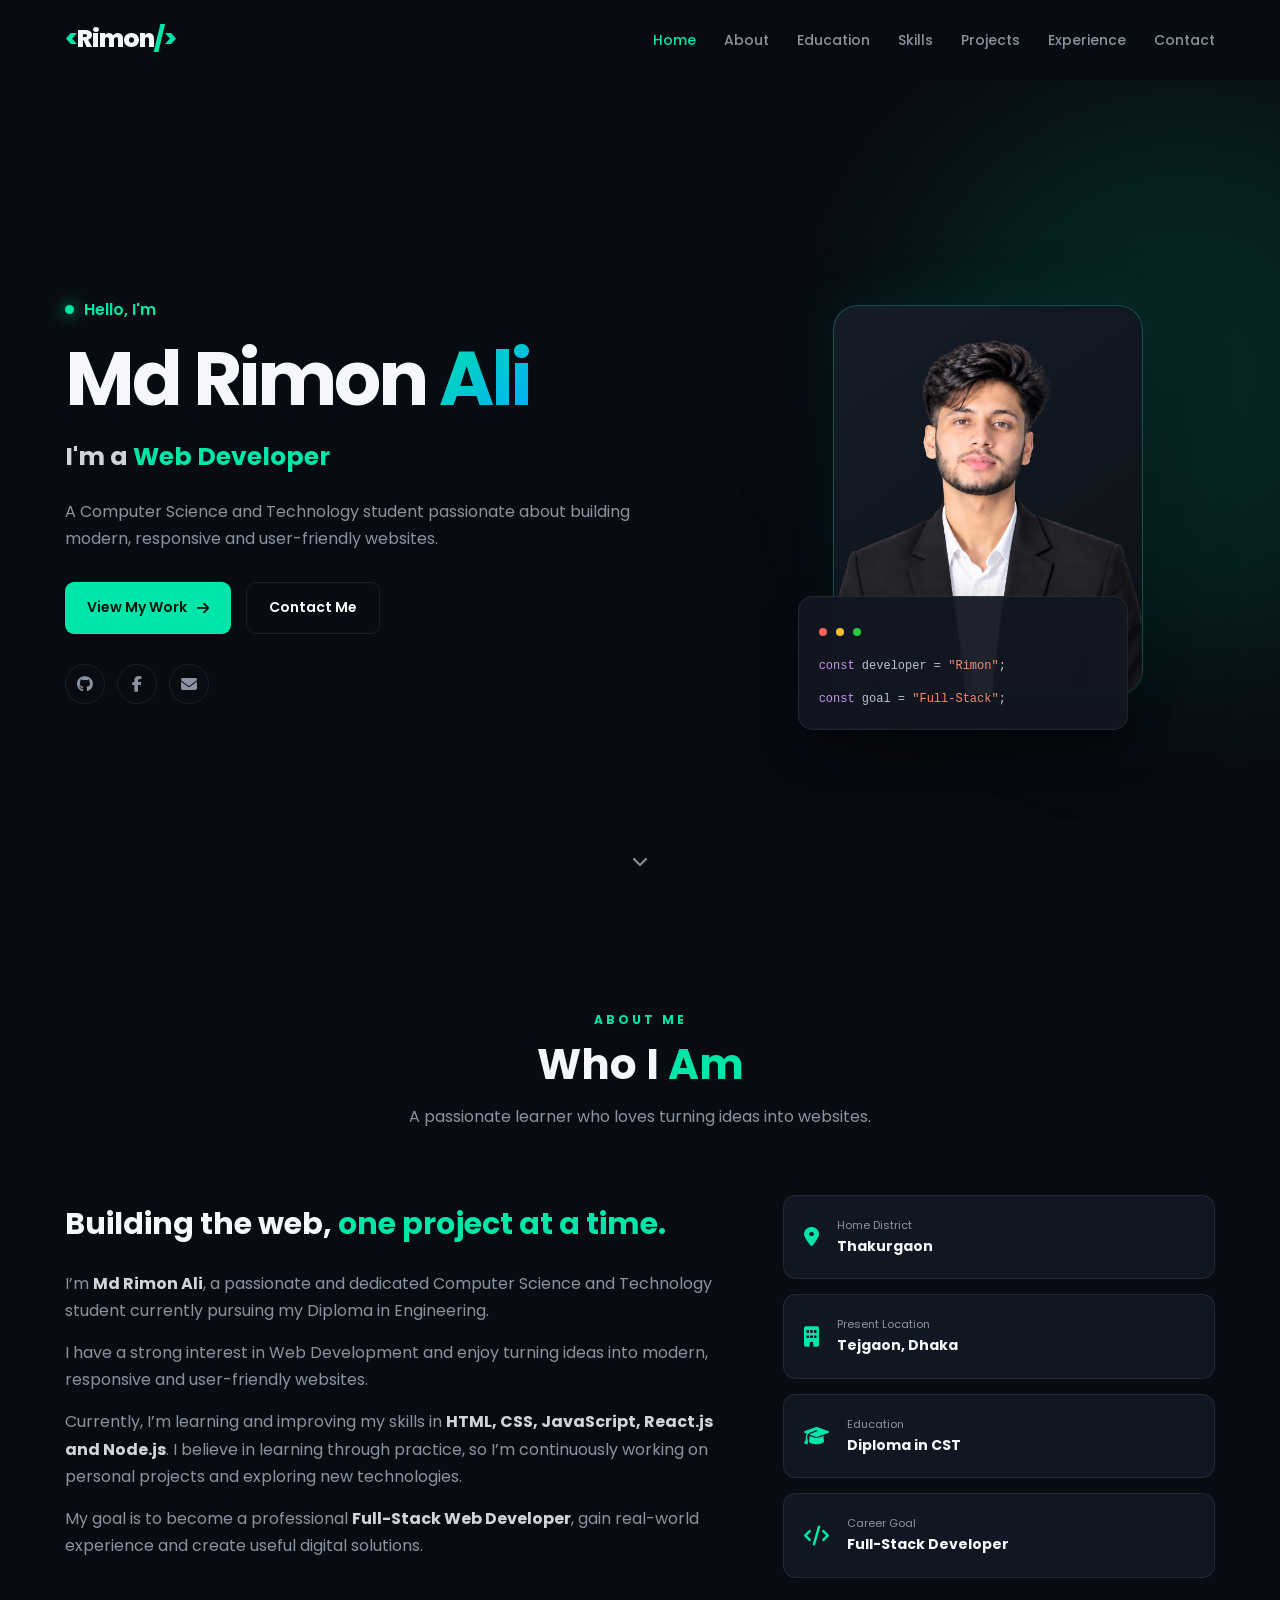
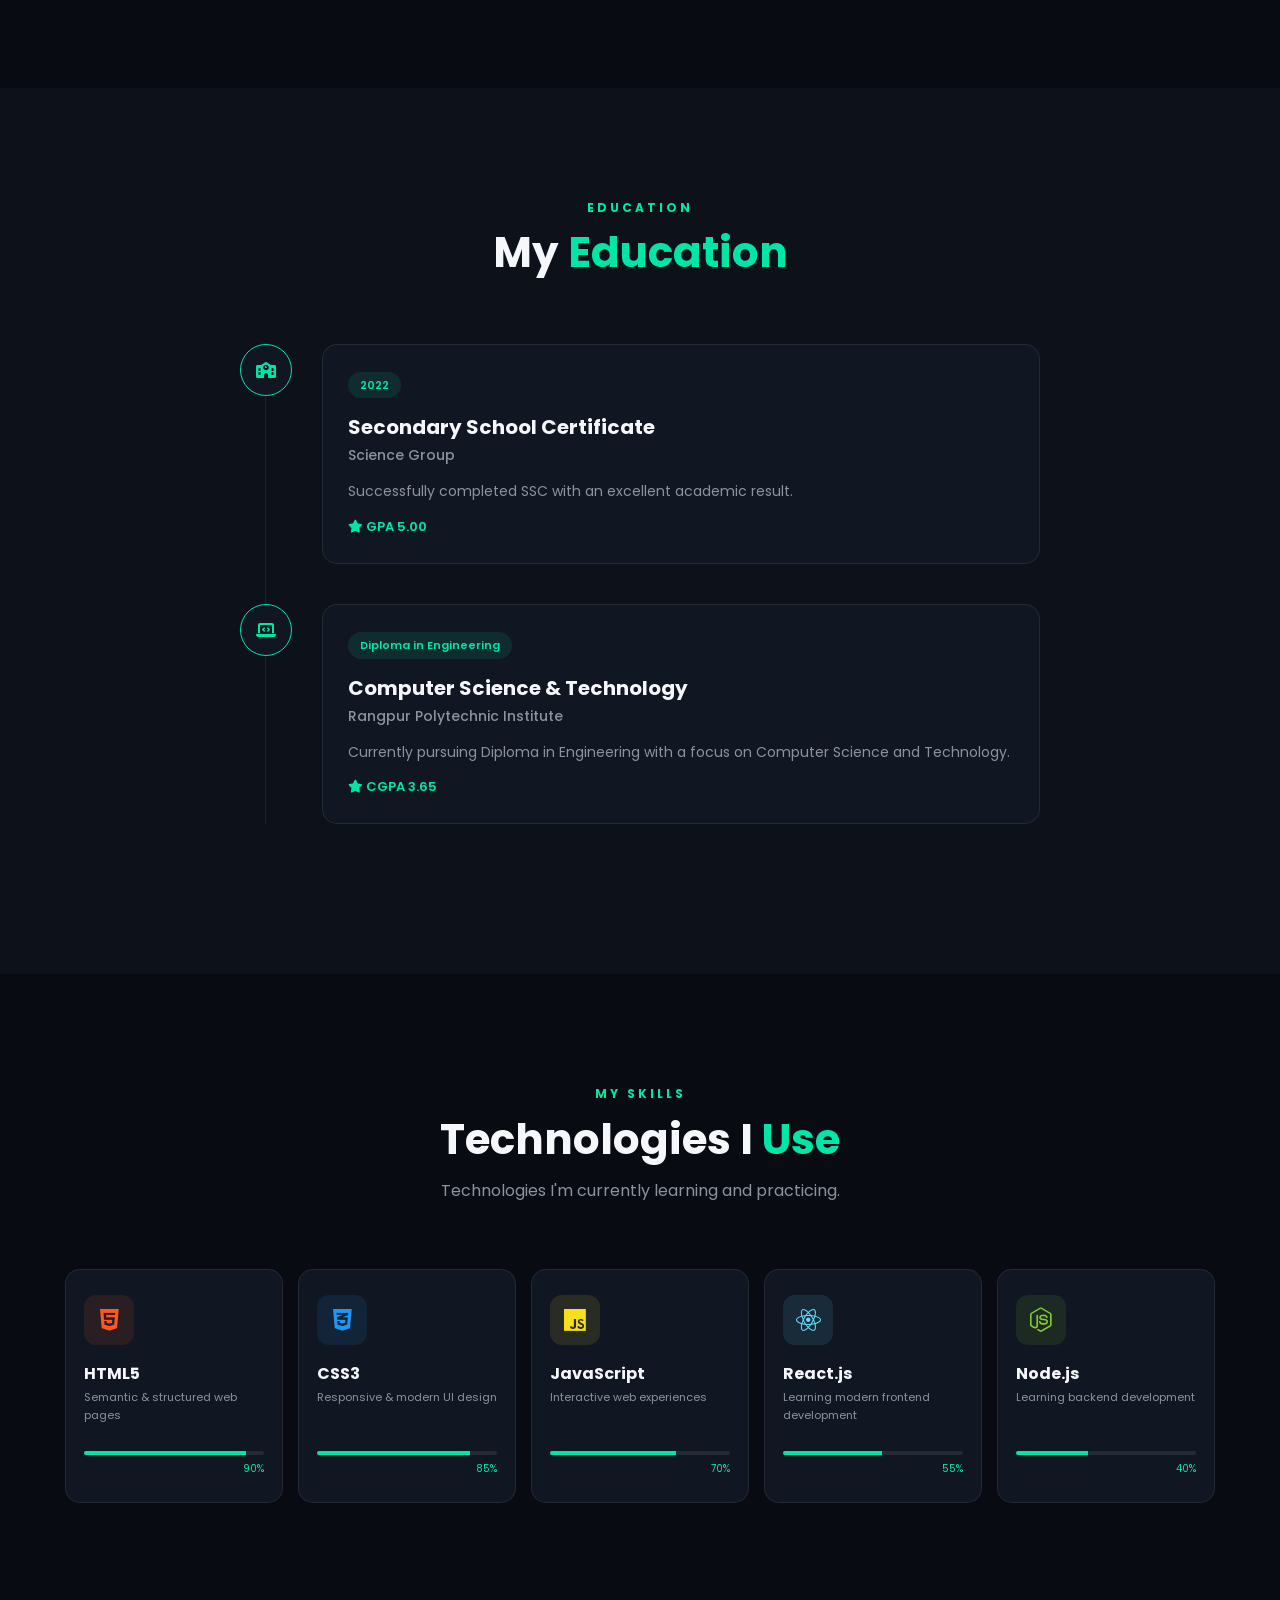
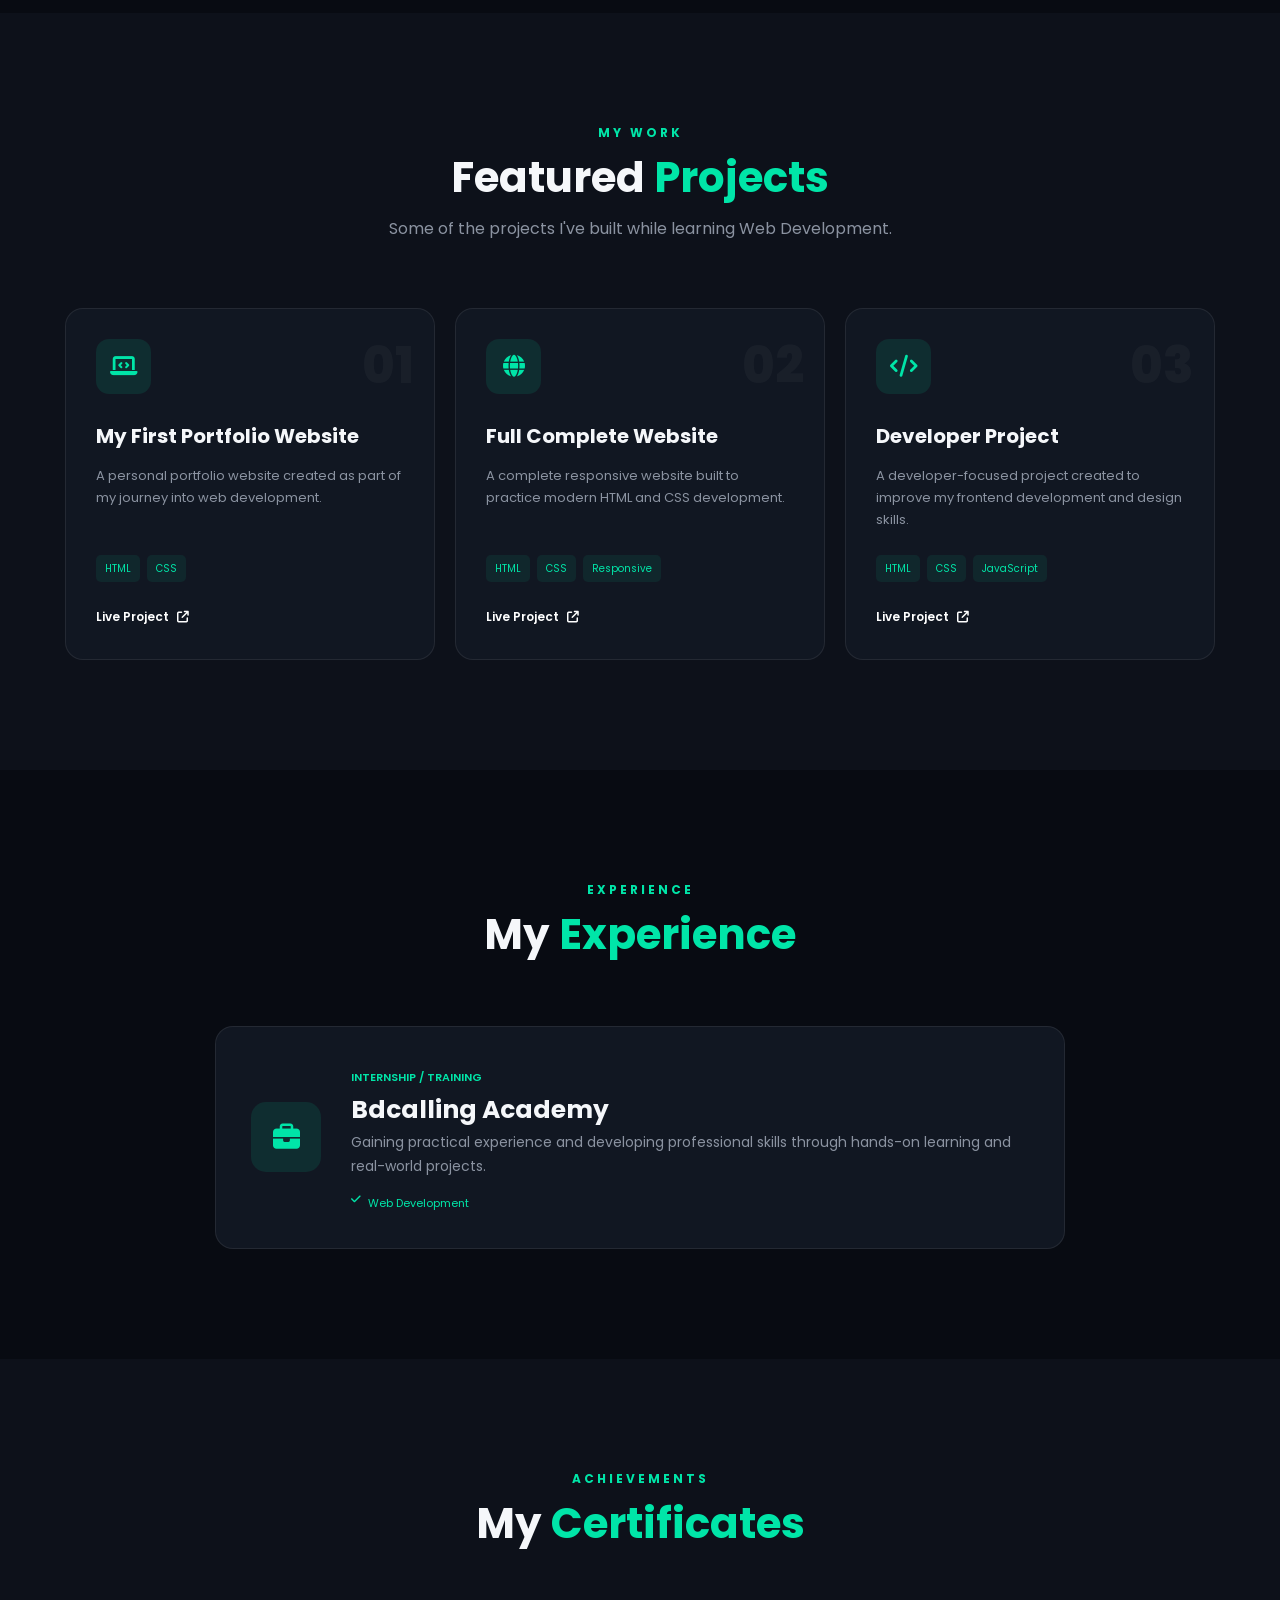
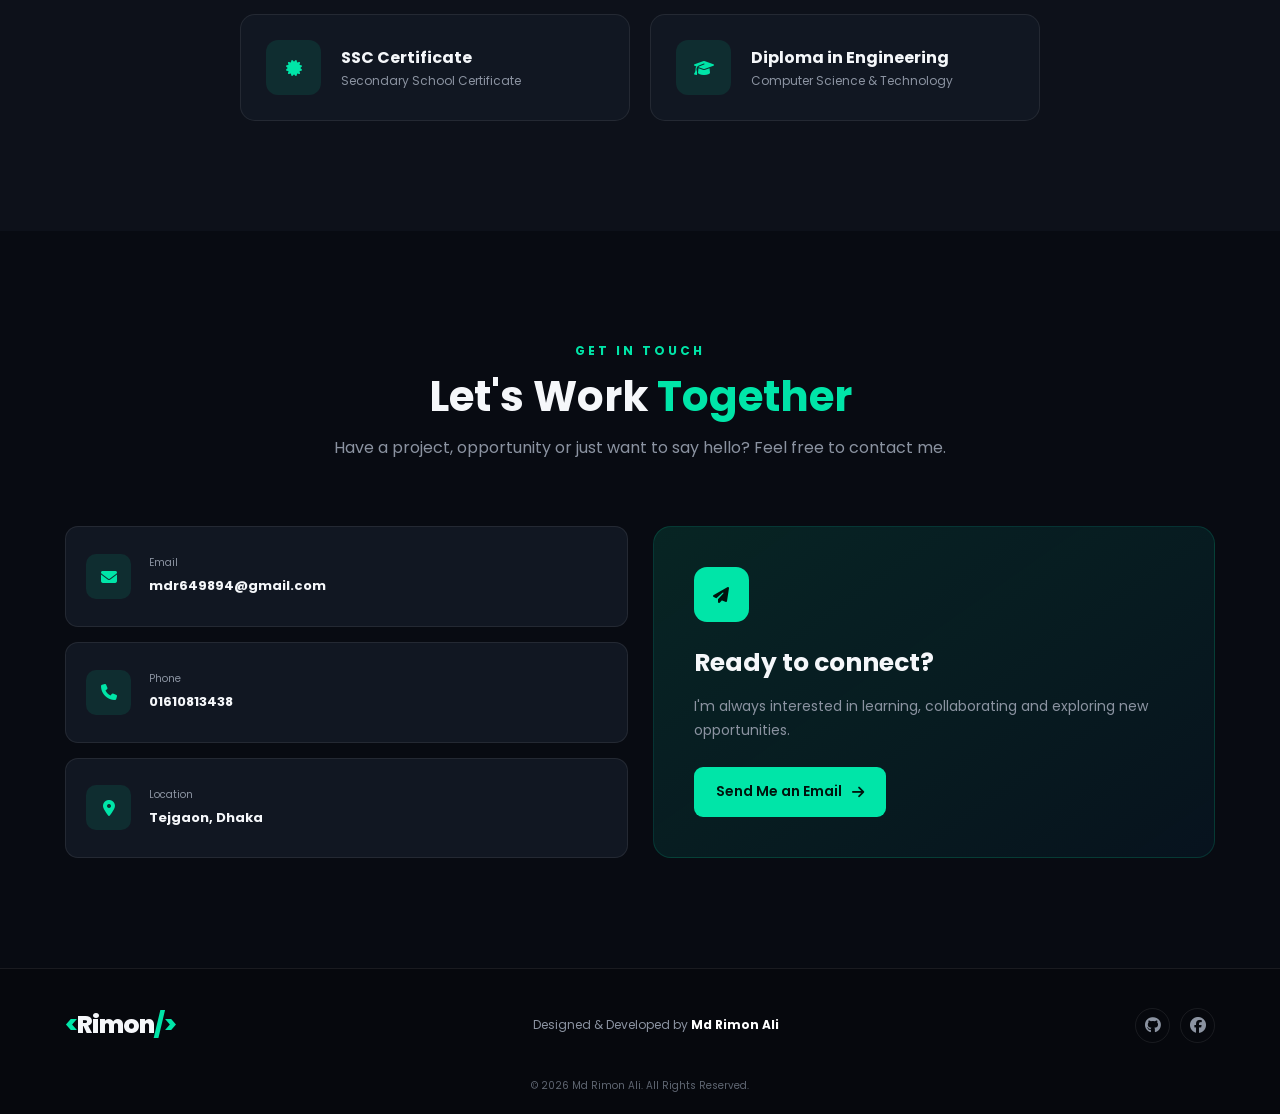
<file: index.html>
<!DOCTYPE html>
<html lang="en">
<head>
    <meta charset="UTF-8">
    <meta name="viewport" content="width=device-width, initial-scale=1.0">

    <title>Md Rimon Ali | Web Developer</title>

    <meta name="description"
        content="Md Rimon Ali - Computer Science and Technology student and aspiring Full-Stack Web Developer.">

    <link rel="stylesheet" href="style.css">

    <!-- Google Font -->
    <link rel="preconnect" href="https://fonts.googleapis.com">
    <link rel="preconnect" href="https://fonts.gstatic.com" crossorigin>
    <link href="https://fonts.googleapis.com/css2?family=Inter:wght@400;500;600;700;800&family=Poppins:wght@400;500;600;700;800&display=swap"
        rel="stylesheet">

    <!-- Icons -->
    <link rel="stylesheet"
        href="https://cdnjs.cloudflare.com/ajax/libs/font-awesome/6.5.2/css/all.min.css">
</head>

<body>

    <!-- ================= HEADER ================= -->
    <header class="header">
        <nav class="navbar container">

            <a href="#home" class="logo">
                <span>&lt;</span>Rimon<span>/&gt;</span>
            </a>

            <ul class="nav-menu">
                <li><a href="#home" class="nav-link active">Home</a></li>
                <li><a href="#about" class="nav-link">About</a></li>
                <li><a href="#education" class="nav-link">Education</a></li>
                <li><a href="#skills" class="nav-link">Skills</a></li>
                <li><a href="#projects" class="nav-link">Projects</a></li>
                <li><a href="#experience" class="nav-link">Experience</a></li>
                <li><a href="#contact" class="nav-link">Contact</a></li>
            </ul>

            <button class="menu-btn" id="menuBtn">
                <i class="fa-solid fa-bars"></i>
            </button>

        </nav>
    </header>


    <!-- ================= HERO ================= -->
    <section class="hero" id="home">

        <div class="hero-bg"></div>

        <div class="container hero-content">

            <div class="hero-text reveal">

                <p class="small-title">
                    <span class="green-dot"></span>
                    Hello, I'm
                </p>

                <h1>
                    Md Rimon <span>Ali</span>
                </h1>

                <h2>
                    I'm a <span id="typing"></span>
                </h2>

                <p class="hero-description">
                    A Computer Science and Technology student passionate about
                    building modern, responsive and user-friendly websites.
                </p>

                <div class="hero-buttons">

                    <a href="#projects" class="btn primary-btn">
                        View My Work
                        <i class="fa-solid fa-arrow-right"></i>
                    </a>

                    <a href="#contact" class="btn secondary-btn">
                        Contact Me
                    </a>

                </div>

                <div class="social-links">

                    <a href="https://github.com/rimon389"
                        target="_blank">
                        <i class="fa-brands fa-github"></i>
                    </a>

                    <a href="https://www.facebook.com/profile.php?id=61575387052847"
                        target="_blank">
                        <i class="fa-brands fa-facebook-f"></i>
                    </a>

                    <a href="mailto:mdr649894@gmail.com">
                        <i class="fa-solid fa-envelope"></i>
                    </a>

                </div>

            </div>


            <div class="hero-image reveal">

                <div class="image-glow"></div>

                <div class="profile-card">

                    <div class="profile-image">
                        <img src="profile.png"
                            alt="Md Rimon Ali"
                            onerror="this.style.display='none'; this.parentElement.classList.add('no-image');">
                        
                        <div class="image-placeholder">
                            <i class="fa-solid fa-user"></i>
                        </div>
                    </div>

                    <div class="code-card">

                        <span class="code-dot red"></span>
                        <span class="code-dot yellow"></span>
                        <span class="code-dot green"></span>

                        <p>
                            <span class="purple">const</span>
                            developer =
                            <span class="orange">"Rimon"</span>;
                        </p>

                        <p>
                            <span class="purple">const</span>
                            goal =
                            <span class="orange">"Full-Stack"</span>;
                        </p>

                    </div>

                </div>

            </div>

        </div>

        <div class="scroll-down">
            <a href="#about">
                <i class="fa-solid fa-chevron-down"></i>
            </a>
        </div>

    </section>


    <!-- ================= ABOUT ================= -->
    <section class="section" id="about">

        <div class="container">

            <div class="section-heading reveal">
                <p class="section-tag">ABOUT ME</p>
                <h2>Who I <span>Am</span></h2>
                <p>
                    A passionate learner who loves turning ideas into websites.
                </p>
            </div>

            <div class="about-grid">

                <div class="about-text reveal">

                    <h3>
                        Building the web,
                        <span>one project at a time.</span>
                    </h3>

                    <p>
                        I’m <strong>Md Rimon Ali</strong>, a passionate and
                        dedicated Computer Science and Technology student
                        currently pursuing my Diploma in Engineering.
                    </p>

                    <p>
                        I have a strong interest in Web Development and enjoy
                        turning ideas into modern, responsive and user-friendly
                        websites.
                    </p>

                    <p>
                        Currently, I’m learning and improving my skills in
                        <strong>HTML, CSS, JavaScript, React.js and Node.js</strong>.
                        I believe in learning through practice, so I’m
                        continuously working on personal projects and exploring
                        new technologies.
                    </p>

                    <p>
                        My goal is to become a professional
                        <strong>Full-Stack Web Developer</strong>, gain real-world
                        experience and create useful digital solutions.
                    </p>

                </div>


                <div class="about-info reveal">

                    <div class="info-box">
                        <i class="fa-solid fa-location-dot"></i>
                        <div>
                            <small>Home District</small>
                            <strong>Thakurgaon</strong>
                        </div>
                    </div>

                    <div class="info-box">
                        <i class="fa-solid fa-building"></i>
                        <div>
                            <small>Present Location</small>
                            <strong>Tejgaon, Dhaka</strong>
                        </div>
                    </div>

                    <div class="info-box">
                        <i class="fa-solid fa-graduation-cap"></i>
                        <div>
                            <small>Education</small>
                            <strong>Diploma in CST</strong>
                        </div>
                    </div>

                    <div class="info-box">
                        <i class="fa-solid fa-code"></i>
                        <div>
                            <small>Career Goal</small>
                            <strong>Full-Stack Developer</strong>
                        </div>
                    </div>

                </div>

            </div>

        </div>

    </section>


    <!-- ================= EDUCATION ================= -->
    <section class="section dark-section" id="education">

        <div class="container">

            <div class="section-heading reveal">
                <p class="section-tag">EDUCATION</p>
                <h2>My <span>Education</span></h2>
            </div>


            <div class="timeline">

                <div class="timeline-item reveal">

                    <div class="timeline-icon">
                        <i class="fa-solid fa-school"></i>
                    </div>

                    <div class="timeline-content">

                        <span class="year">2022</span>

                        <h3>Secondary School Certificate</h3>

                        <h4>Science Group</h4>

                        <p>
                            Successfully completed SSC with an excellent
                            academic result.
                        </p>

                        <div class="result">
                            <i class="fa-solid fa-star"></i>
                            GPA 5.00
                        </div>

                    </div>

                </div>


                <div class="timeline-item reveal">

                    <div class="timeline-icon">
                        <i class="fa-solid fa-laptop-code"></i>
                    </div>

                    <div class="timeline-content">

                        <span class="year">Diploma in Engineering</span>

                        <h3>Computer Science & Technology</h3>

                        <h4>Rangpur Polytechnic Institute</h4>

                        <p>
                            Currently pursuing Diploma in Engineering with a
                            focus on Computer Science and Technology.
                        </p>

                        <div class="result">
                            <i class="fa-solid fa-star"></i>
                            CGPA 3.65
                        </div>

                    </div>

                </div>

            </div>

        </div>

    </section>


    <!-- ================= SKILLS ================= -->
    <section class="section" id="skills">

        <div class="container">

            <div class="section-heading reveal">
                <p class="section-tag">MY SKILLS</p>
                <h2>Technologies I <span>Use</span></h2>
                <p>
                    Technologies I'm currently learning and practicing.
                </p>
            </div>


            <div class="skills-grid">

                <div class="skill-card reveal">
                    <div class="skill-icon html">
                        <i class="fa-brands fa-html5"></i>
                    </div>
                    <h3>HTML5</h3>
                    <p>Semantic & structured web pages</p>
                    <div class="skill-line">
                        <span style="width: 90%"></span>
                    </div>
                    <small>90%</small>
                </div>


                <div class="skill-card reveal">
                    <div class="skill-icon css">
                        <i class="fa-brands fa-css3-alt"></i>
                    </div>
                    <h3>CSS3</h3>
                    <p>Responsive & modern UI design</p>
                    <div class="skill-line">
                        <span style="width: 85%"></span>
                    </div>
                    <small>85%</small>
                </div>


                <div class="skill-card reveal">
                    <div class="skill-icon js">
                        <i class="fa-brands fa-js"></i>
                    </div>
                    <h3>JavaScript</h3>
                    <p>Interactive web experiences</p>
                    <div class="skill-line">
                        <span style="width: 70%"></span>
                    </div>
                    <small>70%</small>
                </div>


                <div class="skill-card reveal">
                    <div class="skill-icon react">
                        <i class="fa-brands fa-react"></i>
                    </div>
                    <h3>React.js</h3>
                    <p>Learning modern frontend development</p>
                    <div class="skill-line">
                        <span style="width: 55%"></span>
                    </div>
                    <small>55%</small>
                </div>


                <div class="skill-card reveal">
                    <div class="skill-icon node">
                        <i class="fa-brands fa-node-js"></i>
                    </div>
                    <h3>Node.js</h3>
                    <p>Learning backend development</p>
                    <div class="skill-line">
                        <span style="width: 40%"></span>
                    </div>
                    <small>40%</small>
                </div>

            </div>

        </div>

    </section>


    <!-- ================= PROJECTS ================= -->
    <section class="section dark-section" id="projects">

        <div class="container">

            <div class="section-heading reveal">
                <p class="section-tag">MY WORK</p>
                <h2>Featured <span>Projects</span></h2>
                <p>
                    Some of the projects I've built while learning Web Development.
                </p>
            </div>


            <div class="projects-grid">


                <article class="project-card reveal">

                    <div class="project-number">01</div>

                    <div class="project-icon">
                        <i class="fa-solid fa-laptop-code"></i>
                    </div>

                    <div class="project-content">

                        <h3>My First Portfolio Website</h3>

                        <p>
                            A personal portfolio website created as part of my
                            journey into web development.
                        </p>

                        <div class="tech-tags">
                            <span>HTML</span>
                            <span>CSS</span>
                        </div>

                        <a href="https://rimon389.github.io/my-first-protfolio-website/"
                            target="_blank"
                            class="project-link">
                            Live Project
                            <i class="fa-solid fa-arrow-up-right-from-square"></i>
                        </a>

                    </div>

                </article>


                <article class="project-card reveal">

                    <div class="project-number">02</div>

                    <div class="project-icon">
                        <i class="fa-solid fa-globe"></i>
                    </div>

                    <div class="project-content">

                        <h3>Full Complete Website</h3>

                        <p>
                            A complete responsive website built to practice
                            modern HTML and CSS development.
                        </p>

                        <div class="tech-tags">
                            <span>HTML</span>
                            <span>CSS</span>
                            <span>Responsive</span>
                        </div>

                        <a href="https://rimon389.github.io/my-first-full-complete-website/"
                            target="_blank"
                            class="project-link">
                            Live Project
                            <i class="fa-solid fa-arrow-up-right-from-square"></i>
                        </a>

                    </div>

                </article>


                <article class="project-card reveal">

                    <div class="project-number">03</div>

                    <div class="project-icon">
                        <i class="fa-solid fa-code"></i>
                    </div>

                    <div class="project-content">

                        <h3>Developer Project</h3>

                        <p>
                            A developer-focused project created to improve my
                            frontend development and design skills.
                        </p>

                        <div class="tech-tags">
                            <span>HTML</span>
                            <span>CSS</span>
                            <span>JavaScript</span>
                        </div>

                        <a href="https://rimon389.github.io/devloper-project/"
                            target="_blank"
                            class="project-link">
                            Live Project
                            <i class="fa-solid fa-arrow-up-right-from-square"></i>
                        </a>

                    </div>

                </article>

            </div>

        </div>

    </section>


    <!-- ================= EXPERIENCE ================= -->
    <section class="section" id="experience">

        <div class="container">

            <div class="section-heading reveal">
                <p class="section-tag">EXPERIENCE</p>
                <h2>My <span>Experience</span></h2>
            </div>


            <div class="experience-card reveal">

                <div class="experience-icon">
                    <i class="fa-solid fa-briefcase"></i>
                </div>

                <div class="experience-content">

                    <span>Internship / Training</span>

                    <h3>Bdcalling Academy</h3>

                    <p>
                        Gaining practical experience and developing professional
                        skills through hands-on learning and real-world projects.
                    </p>

                    <div class="experience-tag">
                        <i class="fa-solid fa-check"></i>
                        Web Development
                    </div>

                </div>

            </div>

        </div>

    </section>


    <!-- ================= CERTIFICATES ================= -->
    <section class="section dark-section" id="certificates">

        <div class="container">

            <div class="section-heading reveal">
                <p class="section-tag">ACHIEVEMENTS</p>
                <h2>My <span>Certificates</span></h2>
            </div>


            <div class="certificate-grid">

                <div class="certificate-card reveal">

                    <div class="certificate-icon">
                        <i class="fa-solid fa-certificate"></i>
                    </div>

                    <div>
                        <h3>SSC Certificate</h3>
                        <p>Secondary School Certificate</p>
                    </div>

                </div>


                <div class="certificate-card reveal">

                    <div class="certificate-icon">
                        <i class="fa-solid fa-graduation-cap"></i>
                    </div>

                    <div>
                        <h3>Diploma in Engineering</h3>
                        <p>Computer Science & Technology</p>
                    </div>

                </div>

            </div>

        </div>

    </section>


    <!-- ================= CONTACT ================= -->
    <section class="section contact-section" id="contact">

        <div class="container">

            <div class="section-heading reveal">

                <p class="section-tag">GET IN TOUCH</p>

                <h2>Let's Work <span>Together</span></h2>

                <p>
                    Have a project, opportunity or just want to say hello?
                    Feel free to contact me.
                </p>

            </div>


            <div class="contact-grid">

                <div class="contact-info reveal">

                    <a href="mailto:mdr649894@gmail.com" class="contact-box">
                        <div class="contact-icon">
                            <i class="fa-solid fa-envelope"></i>
                        </div>
                        <div>
                            <small>Email</small>
                            <strong>mdr649894@gmail.com</strong>
                        </div>
                    </a>


                    <a href="tel:01610813438" class="contact-box">
                        <div class="contact-icon">
                            <i class="fa-solid fa-phone"></i>
                        </div>
                        <div>
                            <small>Phone</small>
                            <strong>01610813438</strong>
                        </div>
                    </a>


                    <div class="contact-box">

                        <div class="contact-icon">
                            <i class="fa-solid fa-location-dot"></i>
                        </div>

                        <div>
                            <small>Location</small>
                            <strong>Tejgaon, Dhaka</strong>
                        </div>

                    </div>

                </div>


                <div class="contact-card reveal">

                    <div class="contact-card-icon">
                        <i class="fa-solid fa-paper-plane"></i>
                    </div>

                    <h3>Ready to connect?</h3>

                    <p>
                        I'm always interested in learning, collaborating and
                        exploring new opportunities.
                    </p>

                    <a href="mailto:mdr649894@gmail.com"
                        class="btn primary-btn">
                        Send Me an Email
                        <i class="fa-solid fa-arrow-right"></i>
                    </a>

                </div>

            </div>

        </div>

    </section>


    <!-- ================= FOOTER ================= -->
    <footer class="footer">

        <div class="container footer-content">

            <a href="#home" class="logo">
                <span>&lt;</span>Rimon<span>/&gt;</span>
            </a>

            <p>
                Designed & Developed by
                <strong>Md Rimon Ali</strong>
            </p>

            <div class="footer-social">

                <a href="https://github.com/rimon389"
                    target="_blank">
                    <i class="fa-brands fa-github"></i>
                </a>

                <a href="https://www.facebook.com/profile.php?id=61575387052847"
                    target="_blank">
                    <i class="fa-brands fa-facebook"></i>
                </a>

            </div>

        </div>

        <div class="copyright">
            © 2026 Md Rimon Ali. All Rights Reserved.
        </div>

    </footer>


    <!-- Back to top -->
    <button id="topBtn" class="top-btn">
        <i class="fa-solid fa-arrow-up"></i>
    </button>


    <script src="script.js"></script>

</body>
</html>
</file>
<file: style.css>
/* =========================
   RESET
========================= */

* {
    margin: 0;
    padding: 0;
    box-sizing: border-box;
}

html {
    scroll-behavior: smooth;
}

body {
    font-family: "Poppins", sans-serif;
    background: #080b12;
    color: #f5f7fa;
    line-height: 1.7;
    overflow-x: hidden;
}

a {
    text-decoration: none;
    color: inherit;
}

button {
    font-family: inherit;
}

.container {
    width: min(1150px, 90%);
    margin: auto;
}


/* =========================
   COLORS
========================= */

:root {
    --bg: #080b12;
    --bg2: #0d111a;
    --card: #111722;
    --border: rgba(255, 255, 255, 0.08);

    --primary: #00e5a8;
    --primary-dark: #00b987;

    --white: #ffffff;
    --text: #d0d5dd;
    --muted: #8b93a1;

    --gradient: linear-gradient(
        135deg,
        #00e5a8,
        #00a8ff
    );
}


/* =========================
   HEADER
========================= */

.header {
    position: fixed;
    top: 0;
    left: 0;
    width: 100%;
    z-index: 1000;
    padding: 18px 0;

    background: rgba(8, 11, 18, 0.75);
    backdrop-filter: blur(15px);

    border-bottom: 1px solid transparent;
    transition: 0.3s;
}

.header.scrolled {
    border-bottom-color: var(--border);
}

.navbar {
    display: flex;
    align-items: center;
    justify-content: space-between;
}

.logo {
    font-size: 25px;
    font-weight: 800;
    letter-spacing: -1px;
}

.logo span {
    color: var(--primary);
}

.nav-menu {
    display: flex;
    list-style: none;
    gap: 28px;
}

.nav-link {
    color: var(--muted);
    font-size: 14px;
    font-weight: 500;
    transition: 0.3s;
}

.nav-link:hover,
.nav-link.active {
    color: var(--primary);
}

.menu-btn {
    display: none;

    width: 42px;
    height: 42px;

    background: var(--card);
    color: white;

    border: 1px solid var(--border);
    border-radius: 10px;

    font-size: 18px;
    cursor: pointer;
}


/* =========================
   HERO
========================= */

.hero {
    min-height: 100vh;
    position: relative;

    display: flex;
    align-items: center;

    padding-top: 100px;

    overflow: hidden;
}

.hero-bg {
    position: absolute;
    width: 550px;
    height: 550px;

    right: -180px;
    top: 100px;

    background: rgba(0, 229, 168, 0.12);

    filter: blur(100px);
    border-radius: 50%;
}

.hero-content {
    display: grid;
    grid-template-columns: 1.15fr 0.85fr;
    align-items: center;
    gap: 80px;
}

.small-title {
    color: var(--primary);
    font-weight: 600;
    margin-bottom: 15px;

    display: flex;
    align-items: center;
    gap: 10px;
}

.green-dot {
    width: 9px;
    height: 9px;
    background: var(--primary);
    border-radius: 50%;

    box-shadow: 0 0 15px var(--primary);
}

.hero h1 {
    font-size: clamp(45px, 6vw, 75px);
    line-height: 1.1;
    letter-spacing: -3px;
    margin-bottom: 15px;
}

.hero h1 span {
    background: var(--gradient);
    background-clip: text;
    -webkit-background-clip: text;
    color: transparent;
}

.hero h2 {
    font-size: 25px;
    color: var(--text);
    margin-bottom: 20px;
}

.hero h2 span {
    color: var(--primary);
}

.hero-description {
    max-width: 600px;
    color: var(--muted);
    font-size: 16px;
}

.hero-buttons {
    display: flex;
    gap: 15px;
    margin-top: 30px;
}

.btn {
    display: inline-flex;
    align-items: center;
    justify-content: center;
    gap: 10px;

    padding: 13px 22px;

    border-radius: 9px;

    font-size: 14px;
    font-weight: 600;

    transition: 0.3s;
}

.primary-btn {
    background: var(--primary);
    color: #00130d;
}

.primary-btn:hover {
    transform: translateY(-3px);
    box-shadow: 0 10px 30px rgba(0, 229, 168, 0.25);
}

.secondary-btn {
    border: 1px solid var(--border);
    color: white;
}

.secondary-btn:hover {
    border-color: var(--primary);
    color: var(--primary);
}

.social-links {
    display: flex;
    gap: 12px;
    margin-top: 30px;
}

.social-links a {
    width: 40px;
    height: 40px;

    display: flex;
    align-items: center;
    justify-content: center;

    border: 1px solid var(--border);
    border-radius: 50%;

    color: var(--muted);

    transition: 0.3s;
}

.social-links a:hover {
    color: var(--primary);
    border-color: var(--primary);
    transform: translateY(-4px);
}


/* =========================
   PROFILE IMAGE
========================= */

.hero-image {
    display: flex;
    justify-content: center;
}

.profile-card {
    position: relative;
    width: 340px;
}

.profile-image {
    width: 310px;
    height: 390px;

    margin: auto;

    border-radius: 25px;

    background: linear-gradient(
        145deg,
        #151c28,
        #0d1118
    );

    border: 1px solid rgba(0, 229, 168, 0.3);

    overflow: hidden;

    display: flex;
    align-items: center;
    justify-content: center;

    box-shadow:
        0 30px 80px rgba(0, 0, 0, 0.5),
        0 0 60px rgba(0, 229, 168, 0.08);
}

.profile-image img {
    width: 100%;
    height: 100%;

    object-fit: cover;
}

.image-placeholder {
    position: absolute;

    font-size: 100px;
    color: rgba(255,255,255,0.1);
}

.profile-image img:not([src=""]) + .image-placeholder {
    display: none;
}

.no-image .image-placeholder {
    display: block;
}

.code-card {
    position: absolute;

    bottom: -35px;
    left: -20px;

    width: 330px;

    padding: 20px;

    background: rgba(17, 23, 34, 0.95);

    border: 1px solid var(--border);
    border-radius: 15px;

    box-shadow: 0 20px 40px rgba(0,0,0,0.4);
}

.code-dot {
    display: inline-block;

    width: 8px;
    height: 8px;

    border-radius: 50%;

    margin-right: 5px;
}

.red {
    background: #ff5f56;
}

.yellow {
    background: #ffbd2e;
}

.green {
    background: #27c93f;
}

.code-card p {
    font-family: monospace;
    font-size: 12px;
    color: #b9c1cd;
    margin-top: 12px;
}

.purple {
    color: #c792ea;
}

.orange {
    color: #f78c6c;
}

.scroll-down {
    position: absolute;
    bottom: 25px;
    left: 50%;

    transform: translateX(-50%);
}

.scroll-down a {
    color: var(--muted);
    animation: bounce 1.5s infinite;
}

@keyframes bounce {
    50% {
        transform: translateY(8px);
    }
}


/* =========================
   SECTIONS
========================= */

.section {
    padding: 110px 0;
}

.dark-section {
    background: var(--bg2);
}

.section-heading {
    text-align: center;
    max-width: 650px;
    margin: 0 auto 65px;
}

.section-tag {
    color: var(--primary);
    font-size: 12px;
    font-weight: 700;
    letter-spacing: 3px;
    margin-bottom: 10px;
}

.section-heading h2 {
    font-size: 42px;
    line-height: 1.2;
}

.section-heading h2 span {
    color: var(--primary);
}

.section-heading > p:last-child {
    color: var(--muted);
    margin-top: 12px;
}


/* =========================
   ABOUT
========================= */

.about-grid {
    display: grid;
    grid-template-columns: 1.2fr 0.8fr;
    gap: 70px;
    align-items: center;
}

.about-text h3 {
    font-size: 30px;
    margin-bottom: 20px;
}

.about-text h3 span {
    color: var(--primary);
}

.about-text p {
    color: var(--muted);
    margin-bottom: 15px;
}

.about-text strong {
    color: var(--text);
}

.about-info {
    display: grid;
    gap: 15px;
}

.info-box {
    display: flex;
    align-items: center;
    gap: 18px;

    padding: 20px;

    background: var(--card);
    border: 1px solid var(--border);
    border-radius: 13px;

    transition: 0.3s;
}

.info-box:hover {
    transform: translateX(6px);
    border-color: rgba(0,229,168,0.4);
}

.info-box > i {
    color: var(--primary);
    font-size: 20px;
}

.info-box small {
    display: block;
    color: var(--muted);
    font-size: 11px;
}

.info-box strong {
    display: block;
    font-size: 14px;
}


/* =========================
   EDUCATION
========================= */

.timeline {
    max-width: 800px;
    margin: auto;
    position: relative;
}

.timeline::before {
    content: "";

    position: absolute;

    left: 25px;
    top: 0;
    bottom: 0;

    width: 1px;

    background: var(--border);
}

.timeline-item {
    position: relative;

    display: flex;
    gap: 30px;

    margin-bottom: 40px;
}

.timeline-icon {
    min-width: 52px;
    height: 52px;

    display: flex;
    align-items: center;
    justify-content: center;

    background: var(--card);

    border: 1px solid var(--primary);
    border-radius: 50%;

    color: var(--primary);

    z-index: 2;
}

.timeline-content {
    flex: 1;

    background: var(--card);

    border: 1px solid var(--border);
    border-radius: 15px;

    padding: 25px;
}

.year {
    display: inline-block;

    background: rgba(0,229,168,0.1);
    color: var(--primary);

    padding: 4px 12px;

    border-radius: 20px;

    font-size: 11px;
    font-weight: 600;
}

.timeline-content h3 {
    margin-top: 12px;
    font-size: 20px;
}

.timeline-content h4 {
    color: var(--muted);
    font-weight: 500;
    font-size: 14px;
}

.timeline-content p {
    color: var(--muted);
    font-size: 14px;
    margin: 12px 0;
}

.result {
    color: var(--primary);
    font-weight: 600;
    font-size: 13px;
}


/* =========================
   SKILLS
========================= */

.skills-grid {
    display: grid;

    grid-template-columns: repeat(5, 1fr);

    gap: 15px;
}

.skill-card {
    background: var(--card);
    border: 1px solid var(--border);

    padding: 25px 18px;

    border-radius: 15px;

    transition: 0.3s;
}

.skill-card:hover {
    transform: translateY(-8px);
    border-color: rgba(0,229,168,0.4);
}

.skill-icon {
    width: 50px;
    height: 50px;

    display: flex;
    align-items: center;
    justify-content: center;

    font-size: 25px;

    border-radius: 12px;

    margin-bottom: 15px;
}

.html {
    color: #ff5722;
    background: rgba(255,87,34,0.1);
}

.css {
    color: #2196f3;
    background: rgba(33,150,243,0.1);
}

.js {
    color: #f7df1e;
    background: rgba(247,223,30,0.1);
}

.react {
    color: #61dafb;
    background: rgba(97,218,251,0.1);
}

.node {
    color: #83cd29;
    background: rgba(131,205,41,0.1);
}

.skill-card h3 {
    font-size: 16px;
}

.skill-card p {
    color: var(--muted);
    font-size: 11px;
    min-height: 48px;
}

.skill-line {
    height: 4px;
    background: #242b36;
    border-radius: 10px;
    margin-top: 15px;
    overflow: hidden;
}

.skill-line span {
    display: block;
    height: 100%;
    background: var(--primary);
}

.skill-card small {
    display: block;
    color: var(--primary);
    text-align: right;
    margin-top: 5px;
    font-size: 10px;
}


/* =========================
   PROJECTS
========================= */

.projects-grid {
    display: grid;
    grid-template-columns: repeat(3, 1fr);
    gap: 20px;
}

.project-card {
    position: relative;

    padding: 30px;

    background: var(--card);
    border: 1px solid var(--border);

    border-radius: 18px;

    overflow: hidden;

    transition: 0.3s;
}

.project-card:hover {
    transform: translateY(-8px);
    border-color: rgba(0,229,168,0.4);
}

.project-number {
    position: absolute;

    top: 15px;
    right: 20px;

    font-size: 50px;
    font-weight: 800;

    color: rgba(255,255,255,0.035);
}

.project-icon {
    width: 55px;
    height: 55px;

    display: flex;
    align-items: center;
    justify-content: center;

    background: rgba(0,229,168,0.1);
    color: var(--primary);

    border-radius: 13px;

    font-size: 22px;

    margin-bottom: 25px;
}

.project-content h3 {
    font-size: 20px;
    margin-bottom: 12px;
}

.project-content p {
    color: var(--muted);
    font-size: 13px;
    min-height: 70px;
}

.tech-tags {
    display: flex;
    flex-wrap: wrap;
    gap: 7px;

    margin: 20px 0;
}

.tech-tags span {
    font-size: 10px;

    padding: 5px 9px;

    color: var(--primary);

    background: rgba(0,229,168,0.08);

    border-radius: 5px;
}

.project-link {
    color: white;

    font-size: 12px;
    font-weight: 600;

    display: inline-flex;
    align-items: center;
    gap: 8px;

    transition: 0.3s;
}

.project-link:hover {
    color: var(--primary);
}


/* =========================
   EXPERIENCE
========================= */

.experience-card {
    max-width: 850px;
    margin: auto;

    display: flex;
    align-items: center;
    gap: 30px;

    padding: 35px;

    background: var(--card);

    border: 1px solid var(--border);
    border-radius: 18px;

    transition: 0.3s;
}

.experience-card:hover {
    border-color: rgba(0,229,168,0.4);
}

.experience-icon {
    min-width: 70px;
    height: 70px;

    display: flex;
    align-items: center;
    justify-content: center;

    font-size: 27px;

    color: var(--primary);
    background: rgba(0,229,168,0.1);

    border-radius: 15px;
}

.experience-content > span {
    color: var(--primary);
    font-size: 11px;
    font-weight: 600;
    text-transform: uppercase;
}

.experience-content h3 {
    font-size: 25px;
}

.experience-content p {
    color: var(--muted);
    font-size: 14px;
}

.experience-tag {
    display: inline-flex;

    gap: 7px;

    margin-top: 15px;

    color: var(--primary);

    font-size: 11px;
}


/* =========================
   CERTIFICATES
========================= */

.certificate-grid {
    display: grid;

    grid-template-columns: repeat(2, 1fr);

    gap: 20px;

    max-width: 800px;

    margin: auto;
}

.certificate-card {
    display: flex;
    align-items: center;
    gap: 20px;

    padding: 25px;

    background: var(--card);

    border: 1px solid var(--border);

    border-radius: 15px;
}

.certificate-icon {
    min-width: 55px;
    height: 55px;

    display: flex;
    align-items: center;
    justify-content: center;

    color: var(--primary);

    background: rgba(0,229,168,0.1);

    border-radius: 12px;
}

.certificate-card h3 {
    font-size: 16px;
}

.certificate-card p {
    color: var(--muted);
    font-size: 12px;
}


/* =========================
   CONTACT
========================= */

.contact-grid {
    display: grid;

    grid-template-columns: 1fr 1fr;

    gap: 25px;
}

.contact-info {
    display: grid;
    gap: 15px;
}

.contact-box {
    display: flex;
    align-items: center;
    gap: 18px;

    padding: 20px;

    background: var(--card);
    border: 1px solid var(--border);

    border-radius: 13px;

    transition: 0.3s;
}

.contact-box:hover {
    transform: translateX(5px);
    border-color: rgba(0,229,168,0.4);
}

.contact-icon {
    width: 45px;
    height: 45px;

    display: flex;
    align-items: center;
    justify-content: center;

    color: var(--primary);

    background: rgba(0,229,168,0.1);

    border-radius: 10px;
}

.contact-box small {
    display: block;
    color: var(--muted);
    font-size: 10px;
}

.contact-box strong {
    font-size: 13px;
}

.contact-card {
    padding: 40px;

    background:
        linear-gradient(
            145deg,
            rgba(0,229,168,0.12),
            rgba(0,168,255,0.05)
        );

    border: 1px solid rgba(0,229,168,0.15);

    border-radius: 18px;
}

.contact-card-icon {
    width: 55px;
    height: 55px;

    display: flex;
    align-items: center;
    justify-content: center;

    background: var(--primary);
    color: #00130d;

    border-radius: 13px;

    margin-bottom: 20px;
}

.contact-card h3 {
    font-size: 25px;
}

.contact-card p {
    color: var(--muted);
    font-size: 14px;
    margin: 10px 0 25px;
}


/* =========================
   FOOTER
========================= */

.footer {
    padding: 35px 0 20px;

    border-top: 1px solid var(--border);

    background: #06080d;
}

.footer-content {
    display: flex;
    align-items: center;
    justify-content: space-between;
}

.footer-content p {
    color: var(--muted);
    font-size: 12px;
}

.footer-content strong {
    color: white;
}

.footer-social {
    display: flex;
    gap: 10px;
}

.footer-social a {
    width: 35px;
    height: 35px;

    display: flex;
    align-items: center;
    justify-content: center;

    border: 1px solid var(--border);
    border-radius: 50%;

    color: var(--muted);

    transition: 0.3s;
}

.footer-social a:hover {
    color: var(--primary);
    border-color: var(--primary);
}

.copyright {
    text-align: center;

    color: #5f6672;

    font-size: 10px;

    margin-top: 30px;
}


/* =========================
   BACK TO TOP
========================= */

.top-btn {
    position: fixed;

    right: 25px;
    bottom: 25px;

    width: 42px;
    height: 42px;

    border: none;

    border-radius: 10px;

    background: var(--primary);
    color: #00130d;

    cursor: pointer;

    opacity: 0;
    visibility: hidden;

    transition: 0.3s;

    z-index: 99;
}

.top-btn.show {
    opacity: 1;
    visibility: visible;
}


/* =========================
   REVEAL ANIMATION
========================= */

.reveal {
    opacity: 0;
    transform: translateY(30px);

    transition:
        opacity 0.7s ease,
        transform 0.7s ease;
}

.reveal.show {
    opacity: 1;
    transform: translateY(0);
}


/* =========================
   RESPONSIVE
========================= */

@media (max-width: 1000px) {

    .nav-menu {
        gap: 18px;
    }

    .skills-grid {
        grid-template-columns: repeat(3, 1fr);
    }

    .hero-content {
        gap: 40px;
    }
}


@media (max-width: 800px) {

    .menu-btn {
        display: block;
    }

    .nav-menu {
        position: absolute;

        top: 75px;
        left: 5%;
        width: 90%;

        flex-direction: column;

        padding: 20px;

        background: #101620;

        border: 1px solid var(--border);
        border-radius: 15px;

        opacity: 0;
        visibility: hidden;

        transform: translateY(-10px);

        transition: 0.3s;
    }

    .nav-menu.active {
        opacity: 1;
        visibility: visible;
        transform: translateY(0);
    }

    .hero-content {
        grid-template-columns: 1fr;
        text-align: center;
    }

    .small-title {
        justify-content: center;
    }

    .hero-description {
        margin: auto;
    }

    .hero-buttons,
    .social-links {
        justify-content: center;
    }

    .hero-image {
        margin-top: 40px;
    }

    .about-grid {
        grid-template-columns: 1fr;
    }

    .skills-grid {
        grid-template-columns: repeat(2, 1fr);
    }

    .projects-grid {
        grid-template-columns: 1fr;
    }

    .contact-grid {
        grid-template-columns: 1fr;
    }
}


@media (max-width: 550px) {

    .section {
        padding: 80px 0;
    }

    .section-heading {
        margin-bottom: 45px;
    }

    .section-heading h2 {
        font-size: 32px;
    }

    .hero {
        padding-top: 120px;
    }

    .hero h1 {
        font-size: 45px;
    }

    .hero h2 {
        font-size: 20px;
    }

    .profile-card {
        width: 290px;
    }

    .profile-image {
        width: 270px;
        height: 340px;
    }

    .code-card {
        width: 280px;
        left: 0;
    }

    .skills-grid {
        grid-template-columns: 1fr;
    }

    .certificate-grid {
        grid-template-columns: 1fr;
    }

    .experience-card {
        flex-direction: column;
        text-align: center;
    }

    .footer-content {
        flex-direction: column;
        gap: 20px;
    }

    .timeline-item {
        gap: 15px;
    }

    .timeline::before {
        left: 20px;
    }

    .timeline-icon {
        min-width: 42px;
        height: 42px;
        font-size: 15px;
    }
}
</file>
